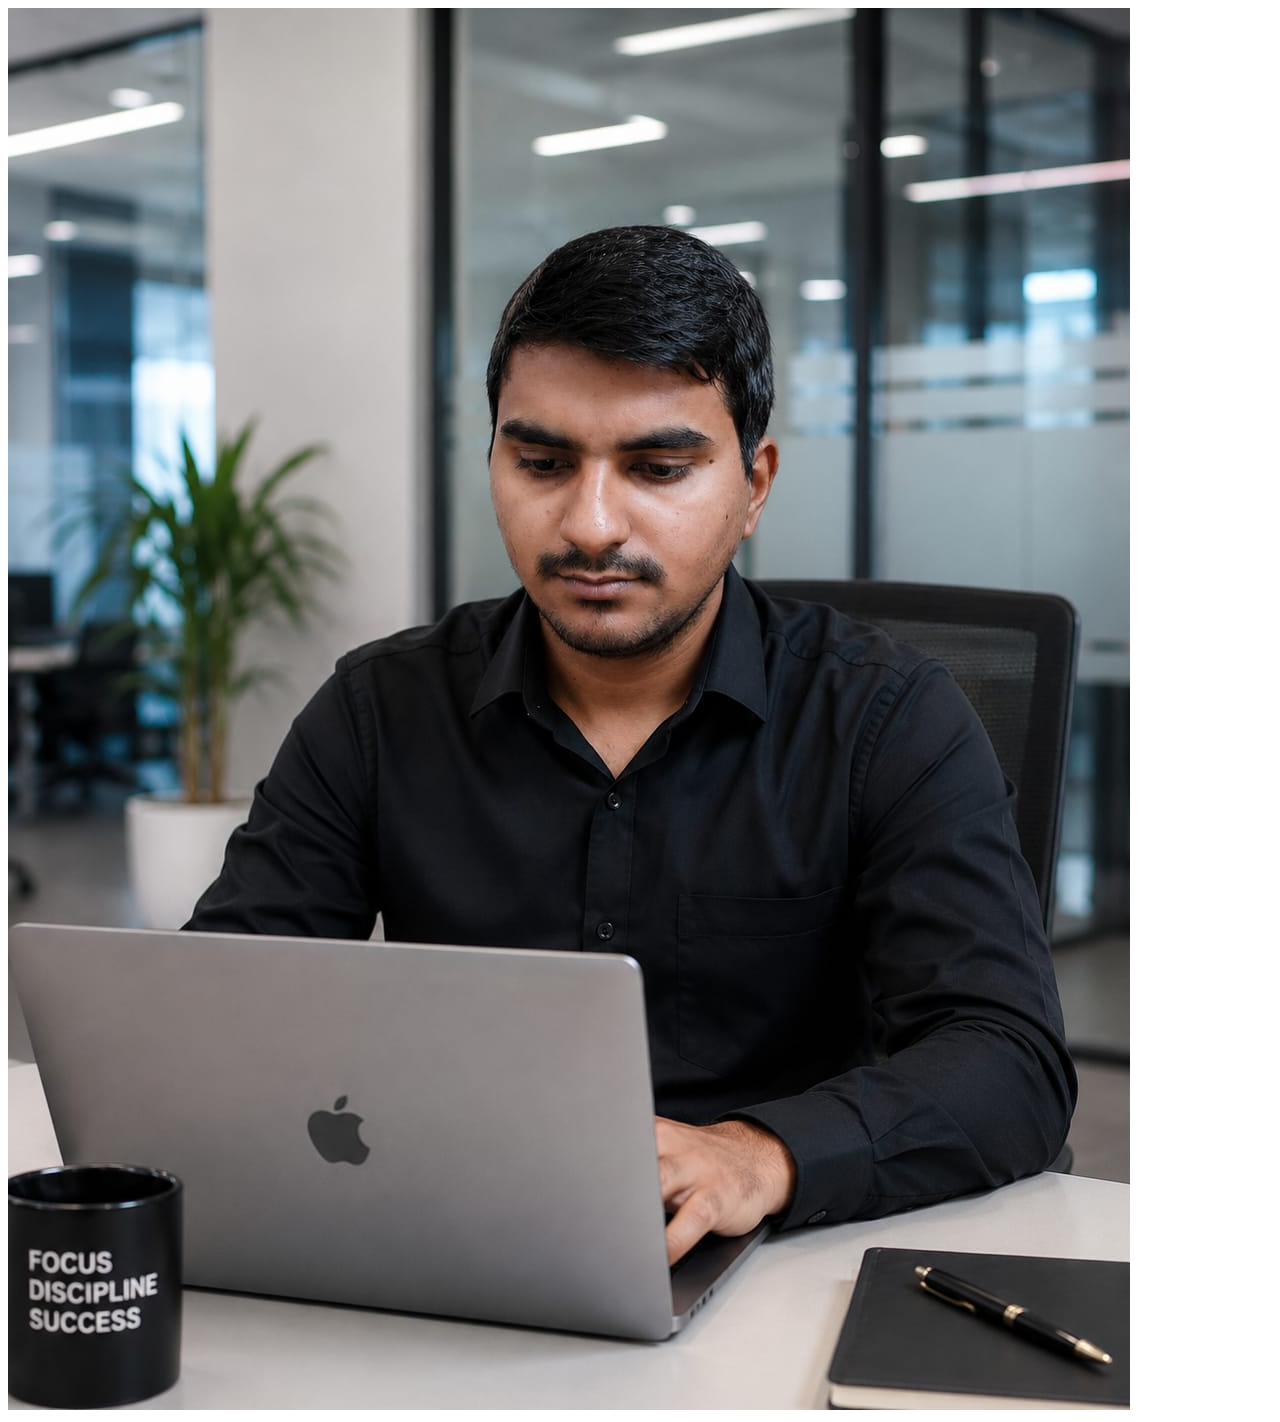
<file: Portfolio/download.html>
<!DOCTYPE html>
<html lang="en">
<head>
  <meta charset="UTF-8">
  <meta name="viewport" content="width=device-width, initial-scale=1.0">
  <title>Download</title>
</head>
<body>
  <img src="ankit.jpeg" alt="ankit">
  
</body>
</html>
</file>
